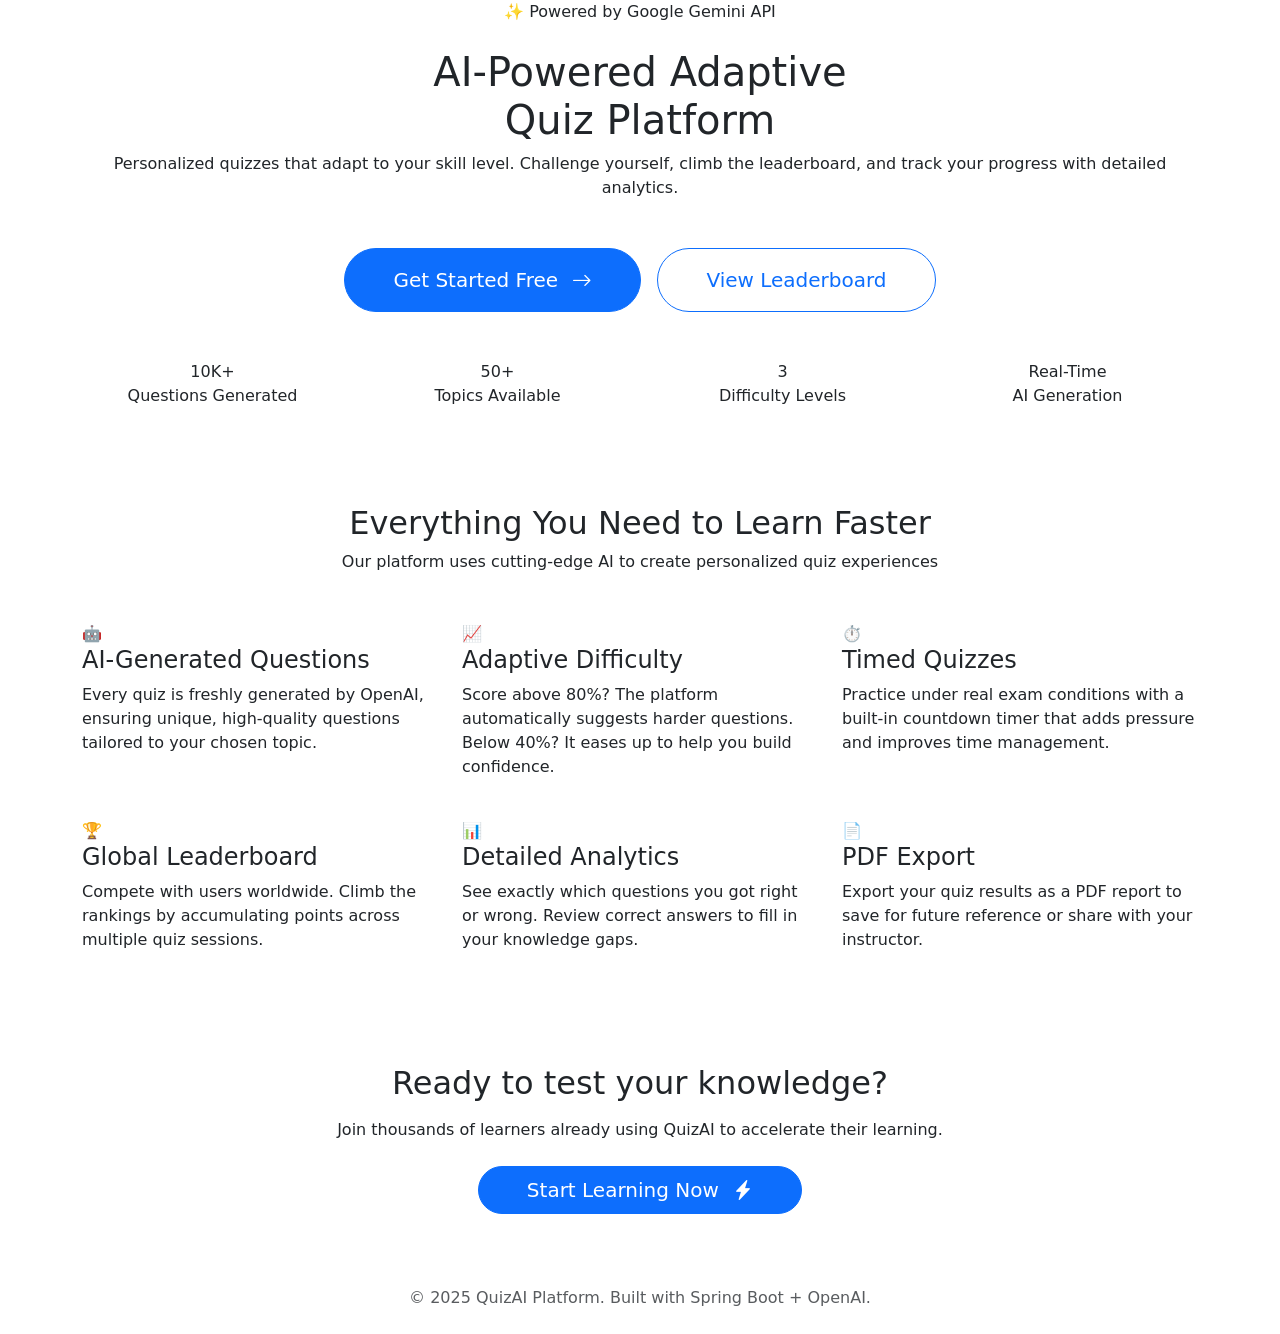
<file: src/main/resources/templates/index.html>
<!DOCTYPE html>
<html xmlns:th="http://www.thymeleaf.org" lang="en">
<head>
    <meta charset="UTF-8"/>
    <meta name="viewport" content="width=device-width, initial-scale=1.0"/>
    <title>QuizAI - AI-Powered Adaptive Quiz Platform</title>
    <link rel="stylesheet" th:href="@{/css/style.css}"/>
    <link rel="stylesheet" href="https://cdn.jsdelivr.net/npm/bootstrap@5.3.2/dist/css/bootstrap.min.css"/>
    <link rel="stylesheet" href="https://cdn.jsdelivr.net/npm/bootstrap-icons@1.11.3/font/bootstrap-icons.min.css"/>
</head>
<body>

<div th:replace="~{fragments/navbar :: navbar}"></div>

<section class="hero-section">
    <div class="container text-center">
        <div class="hero-badge mb-4">
            <span class="badge-pill">✨ Powered by Google Gemini API</span>
        </div>
        <h1 class="hero-title">
            AI-Powered Adaptive<br/><span class="text-gradient">Quiz Platform</span>
        </h1>
        <p class="hero-subtitle">
            Personalized quizzes that adapt to your skill level. Challenge yourself,
            climb the leaderboard, and track your progress with detailed analytics.
        </p>
        <div class="d-flex gap-3 justify-content-center flex-wrap mt-5">
            <a href="/register" class="btn btn-primary btn-lg px-5 py-3 rounded-pill">
                Get Started Free <i class="bi bi-arrow-right ms-2"></i>
            </a>
            <a href="/leaderboard" class="btn btn-outline-primary btn-lg px-5 py-3 rounded-pill">
                View Leaderboard
            </a>
        </div>
    </div>
</section>

<section class="stats-section py-5">
    <div class="container">
        <div class="row g-4 justify-content-center">
            <div class="col-6 col-md-3">
                <div class="stat-card text-center">
                    <div class="stat-number">10K+</div>
                    <div class="stat-label">Questions Generated</div>
                </div>
            </div>
            <div class="col-6 col-md-3">
                <div class="stat-card text-center">
                    <div class="stat-number">50+</div>
                    <div class="stat-label">Topics Available</div>
                </div>
            </div>
            <div class="col-6 col-md-3">
                <div class="stat-card text-center">
                    <div class="stat-number">3</div>
                    <div class="stat-label">Difficulty Levels</div>
                </div>
            </div>
            <div class="col-6 col-md-3">
                <div class="stat-card text-center">
                    <div class="stat-number">Real-Time</div>
                    <div class="stat-label">AI Generation</div>
                </div>
            </div>
        </div>
    </div>
</section>

<section class="features-section py-5">
    <div class="container">
        <div class="text-center mb-5">
            <h2 class="section-title">Everything You Need to Learn Faster</h2>
            <p class="section-subtitle">Our platform uses cutting-edge AI to create personalized quiz experiences</p>
        </div>
        <div class="row g-4">
            <div class="col-md-4">
                <div class="feature-card">
                    <div class="feature-icon">🤖</div>
                    <h4>AI-Generated Questions</h4>
                    <p>Every quiz is freshly generated by OpenAI, ensuring unique, high-quality questions tailored to your chosen topic.</p>
                </div>
            </div>
            <div class="col-md-4">
                <div class="feature-card">
                    <div class="feature-icon">📈</div>
                    <h4>Adaptive Difficulty</h4>
                    <p>Score above 80%? The platform automatically suggests harder questions. Below 40%? It eases up to help you build confidence.</p>
                </div>
            </div>
            <div class="col-md-4">
                <div class="feature-card">
                    <div class="feature-icon">⏱️</div>
                    <h4>Timed Quizzes</h4>
                    <p>Practice under real exam conditions with a built-in countdown timer that adds pressure and improves time management.</p>
                </div>
            </div>
            <div class="col-md-4">
                <div class="feature-card">
                    <div class="feature-icon">🏆</div>
                    <h4>Global Leaderboard</h4>
                    <p>Compete with users worldwide. Climb the rankings by accumulating points across multiple quiz sessions.</p>
                </div>
            </div>
            <div class="col-md-4">
                <div class="feature-card">
                    <div class="feature-icon">📊</div>
                    <h4>Detailed Analytics</h4>
                    <p>See exactly which questions you got right or wrong. Review correct answers to fill in your knowledge gaps.</p>
                </div>
            </div>
            <div class="col-md-4">
                <div class="feature-card">
                    <div class="feature-icon">📄</div>
                    <h4>PDF Export</h4>
                    <p>Export your quiz results as a PDF report to save for future reference or share with your instructor.</p>
                </div>
            </div>
        </div>
    </div>
</section>

<section class="cta-section py-5">
    <div class="container text-center">
        <div class="cta-card">
            <h2 class="mb-3">Ready to test your knowledge?</h2>
            <p class="mb-4">Join thousands of learners already using QuizAI to accelerate their learning.</p>
            <a href="/register" class="btn btn-primary btn-lg px-5 rounded-pill">
                Start Learning Now <i class="bi bi-lightning-charge-fill ms-2"></i>
            </a>
        </div>
    </div>
</section>

<footer class="footer py-4">
    <div class="container text-center">
        <p class="mb-0 text-muted">© 2025 QuizAI Platform. Built with Spring Boot + OpenAI.</p>
    </div>
</footer>

<script src="https://cdn.jsdelivr.net/npm/bootstrap@5.3.2/dist/js/bootstrap.bundle.min.js"></script>
<script th:src="@{/js/app.js}"></script>
</body>
</html>
</file>
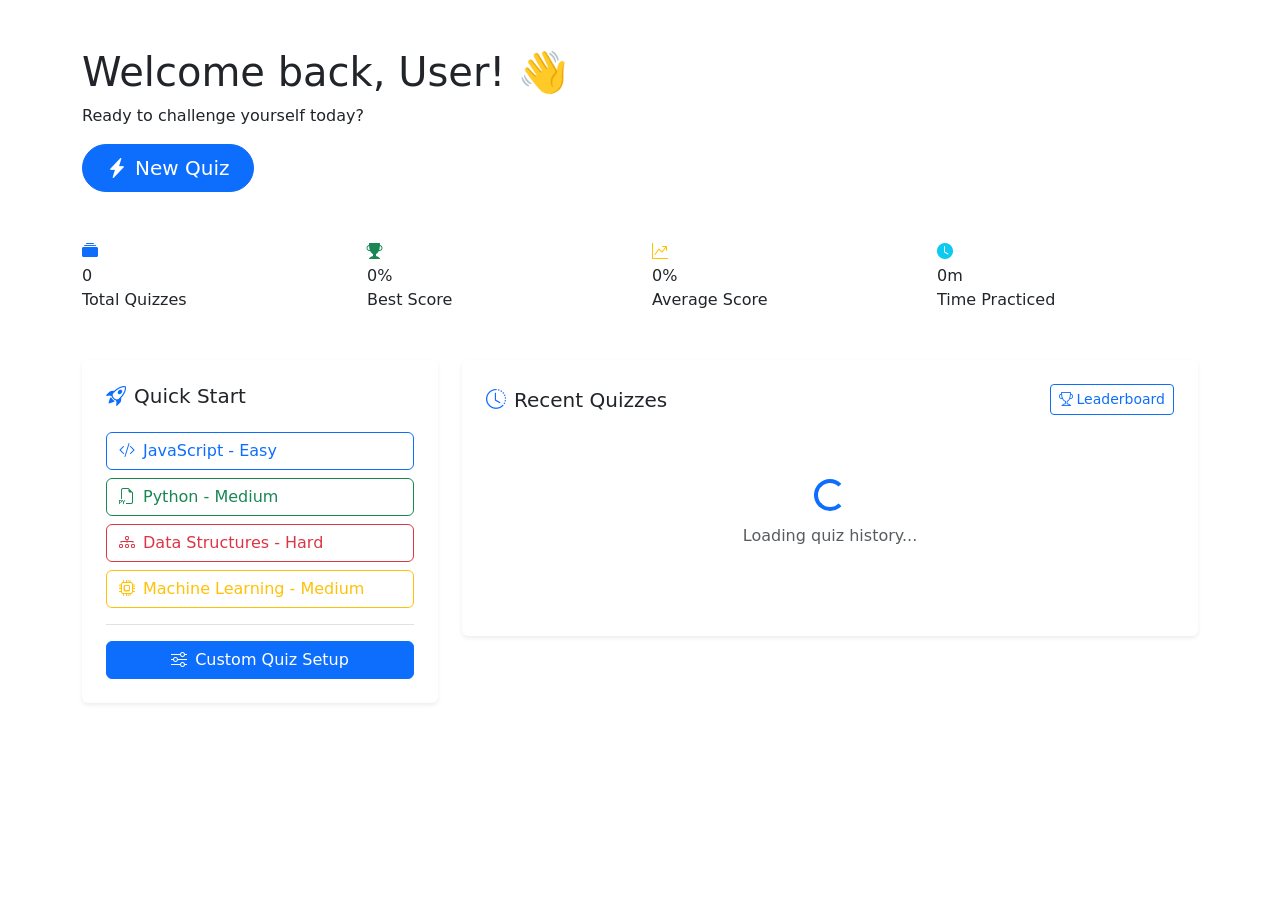
<file: src/main/resources/templates/dashboard.html>
<!DOCTYPE html>
<html xmlns:th="http://www.thymeleaf.org" lang="en">
<head>
    <meta charset="UTF-8"/>
    <meta name="viewport" content="width=device-width, initial-scale=1.0"/>
    <title>Dashboard - QuizAI</title>
    <link rel="stylesheet" th:href="@{/css/style.css}"/>
    <link rel="stylesheet" href="https://cdn.jsdelivr.net/npm/bootstrap@5.3.2/dist/css/bootstrap.min.css"/>
    <link rel="stylesheet" href="https://cdn.jsdelivr.net/npm/bootstrap-icons@1.11.3/font/bootstrap-icons.min.css"/>
</head>
<body>

<div th:replace="~{fragments/navbar :: navbar}"></div>

<div class="page-wrapper">
    <div class="container py-5">

        <!-- Welcome Header -->
        <div class="dashboard-header mb-5">
            <div>
                <h1 class="page-title">Welcome back, <span id="dashUsername">User</span>! 👋</h1>
                <p class="page-subtitle">Ready to challenge yourself today?</p>
            </div>
            <a href="/quiz/setup" class="btn btn-primary btn-lg px-4 rounded-pill">
                <i class="bi bi-lightning-charge-fill me-2"></i>New Quiz
            </a>
        </div>

        <!-- Stats Row -->
        <div class="row g-4 mb-5">
            <div class="col-6 col-md-3">
                <div class="stat-widget">
                    <div class="stat-widget-icon bg-primary-soft"><i class="bi bi-collection-fill text-primary"></i></div>
                    <div class="stat-widget-number" id="totalQuizzes">0</div>
                    <div class="stat-widget-label">Total Quizzes</div>
                </div>
            </div>
            <div class="col-6 col-md-3">
                <div class="stat-widget">
                    <div class="stat-widget-icon bg-success-soft"><i class="bi bi-trophy-fill text-success"></i></div>
                    <div class="stat-widget-number" id="bestScore">0%</div>
                    <div class="stat-widget-label">Best Score</div>
                </div>
            </div>
            <div class="col-6 col-md-3">
                <div class="stat-widget">
                    <div class="stat-widget-icon bg-warning-soft"><i class="bi bi-graph-up-arrow text-warning"></i></div>
                    <div class="stat-widget-number" id="avgScore">0%</div>
                    <div class="stat-widget-label">Average Score</div>
                </div>
            </div>
            <div class="col-6 col-md-3">
                <div class="stat-widget">
                    <div class="stat-widget-icon bg-info-soft"><i class="bi bi-clock-fill text-info"></i></div>
                    <div class="stat-widget-number" id="totalTime">0m</div>
                    <div class="stat-widget-label">Time Practiced</div>
                </div>
            </div>
        </div>

        <!-- Main Content Grid -->
        <div class="row g-4">
            <!-- Quick Start Card -->
            <div class="col-lg-4">
                <div class="card h-100 border-0 shadow-sm">
                    <div class="card-body p-4">
                        <h5 class="card-title mb-4">
                            <i class="bi bi-rocket-takeoff me-2 text-primary"></i>Quick Start
                        </h5>
                        <div class="d-grid gap-2">
                            <a href="/quiz/setup?topic=JavaScript&difficulty=easy" class="btn btn-outline-primary text-start">
                                <i class="bi bi-code-slash me-2"></i>JavaScript - Easy
                            </a>
                            <a href="/quiz/setup?topic=Python&difficulty=medium" class="btn btn-outline-success text-start">
                                <i class="bi bi-filetype-py me-2"></i>Python - Medium
                            </a>
                            <a href="/quiz/setup?topic=Data Structures&difficulty=hard" class="btn btn-outline-danger text-start">
                                <i class="bi bi-diagram-3 me-2"></i>Data Structures - Hard
                            </a>
                            <a href="/quiz/setup?topic=Machine Learning&difficulty=medium" class="btn btn-outline-warning text-start">
                                <i class="bi bi-cpu me-2"></i>Machine Learning - Medium
                            </a>
                        </div>
                        <div class="mt-3 pt-3 border-top">
                            <a href="/quiz/setup" class="btn btn-primary w-100">
                                <i class="bi bi-sliders me-2"></i>Custom Quiz Setup
                            </a>
                        </div>
                    </div>
                </div>
            </div>

            <!-- Recent History -->
            <div class="col-lg-8">
                <div class="card border-0 shadow-sm">
                    <div class="card-header bg-transparent border-0 pt-4 px-4 pb-0 d-flex justify-content-between align-items-center">
                        <h5 class="card-title mb-0">
                            <i class="bi bi-clock-history me-2 text-primary"></i>Recent Quizzes
                        </h5>
                        <a href="/leaderboard" class="btn btn-sm btn-outline-primary">
                            <i class="bi bi-trophy me-1"></i>Leaderboard
                        </a>
                    </div>
                    <div class="card-body px-4 pb-4">
                        <div id="historyLoading" class="text-center py-5">
                            <div class="spinner-border text-primary" role="status"></div>
                            <p class="mt-2 text-muted">Loading quiz history...</p>
                        </div>
                        <div id="historyEmpty" class="text-center py-5 d-none">
                            <div class="empty-icon">📝</div>
                            <h5 class="mt-3">No quizzes yet</h5>
                            <p class="text-muted">Take your first quiz to see your history here!</p>
                            <a href="/quiz/setup" class="btn btn-primary mt-2">Start a Quiz</a>
                        </div>
                        <div id="historyList" class="d-none">
                            <div class="table-responsive">
                                <table class="table table-hover align-middle">
                                    <thead class="table-light">
                                        <tr>
                                            <th>Topic</th>
                                            <th>Difficulty</th>
                                            <th>Score</th>
                                            <th>Time</th>
                                            <th>Date</th>
                                        </tr>
                                    </thead>
                                    <tbody id="historyTableBody"></tbody>
                                </table>
                            </div>
                        </div>
                    </div>
                </div>
            </div>
        </div>

    </div>
</div>

<script src="https://cdn.jsdelivr.net/npm/bootstrap@5.3.2/dist/js/bootstrap.bundle.min.js"></script>
<script th:src="@{/js/app.js}"></script>
<script th:src="@{/js/dashboard.js}"></script>
</body>
</html>
</file>
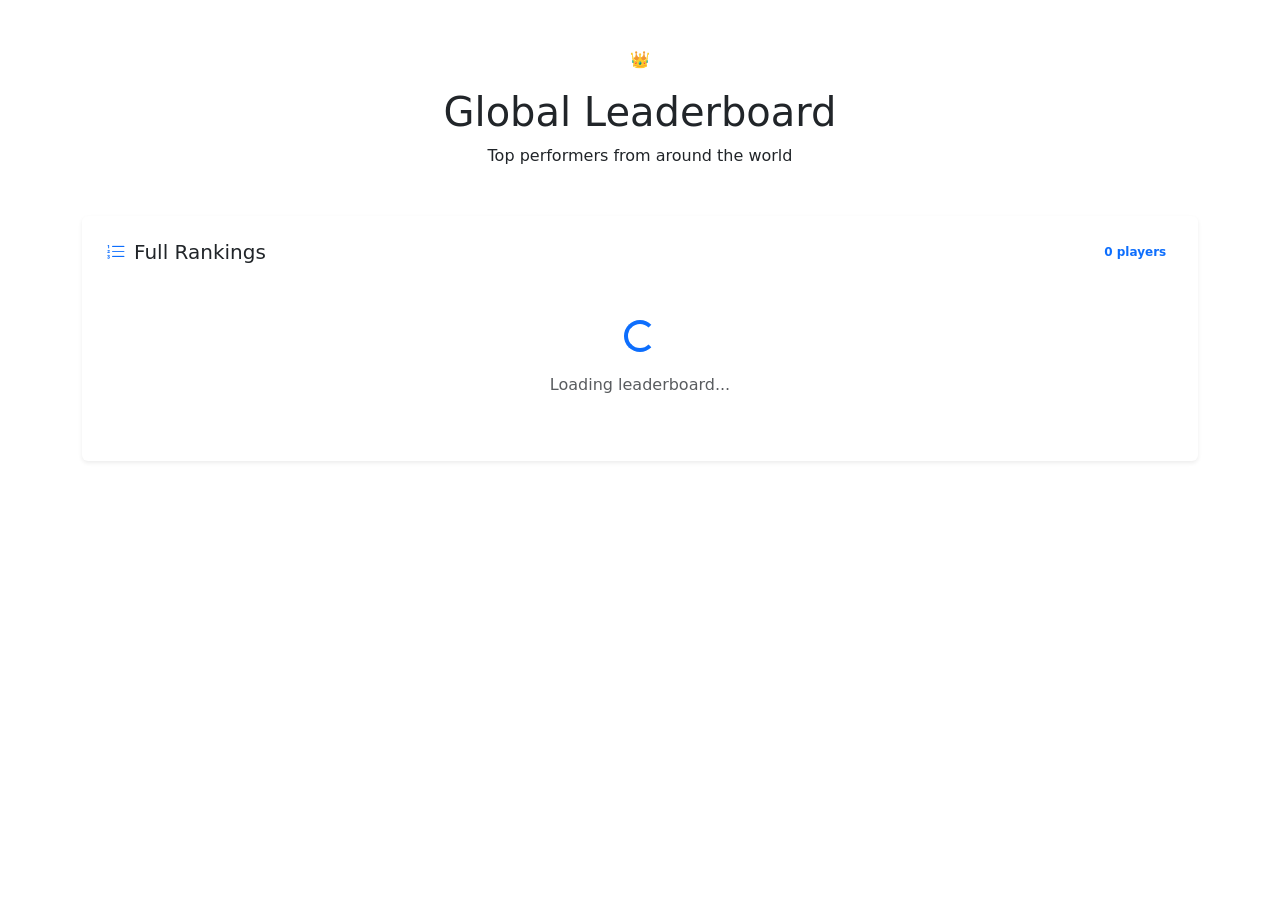
<file: src/main/resources/templates/leaderboard.html>
<!DOCTYPE html>
<html xmlns:th="http://www.thymeleaf.org" lang="en">
<head>
    <meta charset="UTF-8"/>
    <meta name="viewport" content="width=device-width, initial-scale=1.0"/>
    <title>Leaderboard - QuizAI</title>
    <link rel="stylesheet" th:href="@{/css/style.css}"/>
    <link rel="stylesheet" href="https://cdn.jsdelivr.net/npm/bootstrap@5.3.2/dist/css/bootstrap.min.css"/>
    <link rel="stylesheet" href="https://cdn.jsdelivr.net/npm/bootstrap-icons@1.11.3/font/bootstrap-icons.min.css"/>
</head>
<body>

<div th:replace="~{fragments/navbar :: navbar}"></div>

<div class="page-wrapper">
    <div class="container py-5">

        <!-- Header -->
        <div class="text-center mb-5">
            <div class="leaderboard-crown">👑</div>
            <h1 class="page-title mt-3">Global Leaderboard</h1>
            <p class="page-subtitle">Top performers from around the world</p>
        </div>

        <!-- Top 3 Podium -->
        <div class="podium-row mb-5" id="podiumSection">
            <!-- Populated by JS -->
        </div>

        <!-- Full Table -->
        <div class="card border-0 shadow-sm">
            <div class="card-header bg-transparent border-0 pt-4 px-4 d-flex justify-content-between align-items-center">
                <h5 class="mb-0">
                    <i class="bi bi-list-ol me-2 text-primary"></i>Full Rankings
                </h5>
                <span class="badge bg-primary-soft text-primary" id="totalPlayers">0 players</span>
            </div>
            <div class="card-body p-0">
                <div id="leaderboardLoading" class="text-center py-5">
                    <div class="spinner-border text-primary" role="status"></div>
                    <p class="mt-3 text-muted">Loading leaderboard...</p>
                </div>
                <div id="leaderboardEmpty" class="text-center py-5 d-none">
                    <div class="empty-icon">🏆</div>
                    <h5 class="mt-3">No rankings yet</h5>
                    <p class="text-muted">Be the first to take a quiz and claim the top spot!</p>
                    <a href="/quiz/setup" class="btn btn-primary mt-2">Take a Quiz</a>
                </div>
                <div id="leaderboardTable" class="d-none">
                    <div class="table-responsive">
                        <table class="table table-hover align-middle mb-0">
                            <thead class="table-light">
                                <tr>
                                    <th class="ps-4">Rank</th>
                                    <th>Player</th>
                                    <th>Total Score</th>
                                    <th>Quizzes</th>
                                    <th class="pe-4">Avg Score</th>
                                </tr>
                            </thead>
                            <tbody id="leaderboardBody"></tbody>
                        </table>
                    </div>
                </div>
            </div>
        </div>

        <!-- Your stats -->
        <div class="mt-4" id="myRankCard" style="display:none;">
            <div class="card border-primary border-2">
                <div class="card-body d-flex align-items-center justify-content-between p-4">
                    <div>
                        <span class="badge bg-primary mb-1">Your Rank</span>
                        <h5 class="mb-0" id="myRankText">—</h5>
                    </div>
                    <a href="/quiz/setup" class="btn btn-primary">
                        <i class="bi bi-lightning-charge-fill me-2"></i>Improve Rank
                    </a>
                </div>
            </div>
        </div>

    </div>
</div>

<script src="https://cdn.jsdelivr.net/npm/bootstrap@5.3.2/dist/js/bootstrap.bundle.min.js"></script>
<script th:src="@{/js/app.js}"></script>
<script th:src="@{/js/leaderboard.js}"></script>
</body>
</html>
</file>
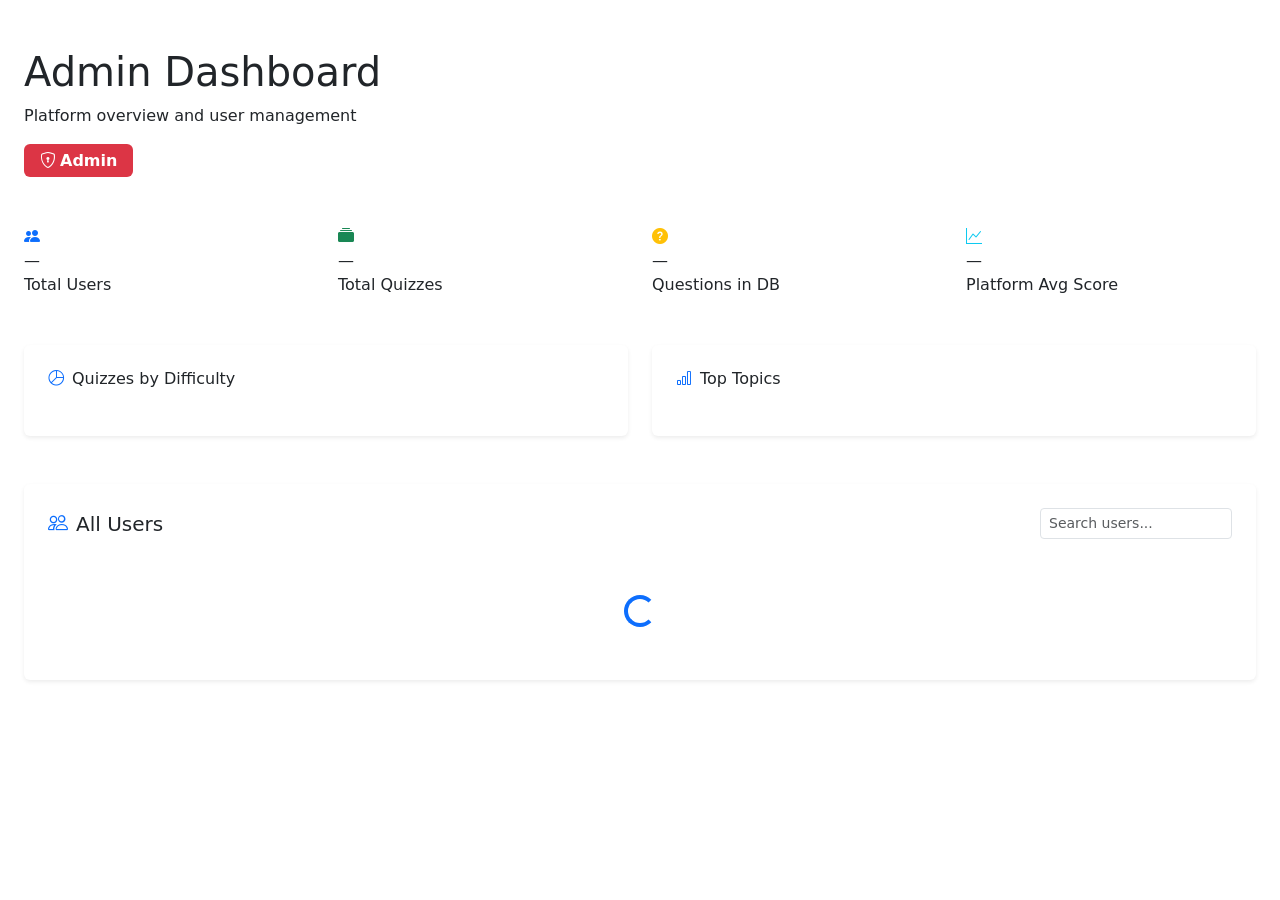
<file: src/main/resources/templates/admin/dashboard.html>
<!DOCTYPE html>
<html xmlns:th="http://www.thymeleaf.org" lang="en">
<head>
    <meta charset="UTF-8"/>
    <meta name="viewport" content="width=device-width, initial-scale=1.0"/>
    <title>Admin Dashboard - QuizAI</title>
    <link rel="stylesheet" th:href="@{/css/style.css}"/>
    <link rel="stylesheet" href="https://cdn.jsdelivr.net/npm/bootstrap@5.3.2/dist/css/bootstrap.min.css"/>
    <link rel="stylesheet" href="https://cdn.jsdelivr.net/npm/bootstrap-icons@1.11.3/font/bootstrap-icons.min.css"/>
</head>
<body>

<div th:replace="~{fragments/navbar :: navbar}"></div>

<div class="page-wrapper">
    <div class="container-fluid py-5 px-4">

        <!-- Header -->
        <div class="dashboard-header mb-5">
            <div>
                <h1 class="page-title">Admin Dashboard</h1>
                <p class="page-subtitle">Platform overview and user management</p>
            </div>
            <span class="badge bg-danger fs-6 px-3 py-2">
                <i class="bi bi-shield-lock me-1"></i>Admin
            </span>
        </div>

        <!-- Alert -->
        <div id="alertBox" class="alert d-none mb-4" role="alert"></div>

        <!-- Stats Row -->
        <div class="row g-4 mb-5">
            <div class="col-6 col-xl-3">
                <div class="stat-widget">
                    <div class="stat-widget-icon bg-primary-soft"><i class="bi bi-people-fill text-primary"></i></div>
                    <div class="stat-widget-number" id="totalUsers">—</div>
                    <div class="stat-widget-label">Total Users</div>
                </div>
            </div>
            <div class="col-6 col-xl-3">
                <div class="stat-widget">
                    <div class="stat-widget-icon bg-success-soft"><i class="bi bi-collection-fill text-success"></i></div>
                    <div class="stat-widget-number" id="totalQuizzes">—</div>
                    <div class="stat-widget-label">Total Quizzes</div>
                </div>
            </div>
            <div class="col-6 col-xl-3">
                <div class="stat-widget">
                    <div class="stat-widget-icon bg-warning-soft"><i class="bi bi-question-circle-fill text-warning"></i></div>
                    <div class="stat-widget-number" id="totalQuestions">—</div>
                    <div class="stat-widget-label">Questions in DB</div>
                </div>
            </div>
            <div class="col-6 col-xl-3">
                <div class="stat-widget">
                    <div class="stat-widget-icon bg-info-soft"><i class="bi bi-graph-up text-info"></i></div>
                    <div class="stat-widget-number" id="avgScore">—</div>
                    <div class="stat-widget-label">Platform Avg Score</div>
                </div>
            </div>
        </div>

        <!-- Charts Row -->
        <div class="row g-4 mb-5">
            <div class="col-md-6">
                <div class="card border-0 shadow-sm h-100">
                    <div class="card-header bg-transparent border-0 pt-4 px-4 pb-0">
                        <h6 class="card-title mb-0">
                            <i class="bi bi-pie-chart me-2 text-primary"></i>Quizzes by Difficulty
                        </h6>
                    </div>
                    <div class="card-body p-4">
                        <div id="difficultyChartContainer"></div>
                    </div>
                </div>
            </div>
            <div class="col-md-6">
                <div class="card border-0 shadow-sm h-100">
                    <div class="card-header bg-transparent border-0 pt-4 px-4 pb-0">
                        <h6 class="card-title mb-0">
                            <i class="bi bi-bar-chart me-2 text-primary"></i>Top Topics
                        </h6>
                    </div>
                    <div class="card-body p-4">
                        <div id="topicChartContainer"></div>
                    </div>
                </div>
            </div>
        </div>

        <!-- Users Table -->
        <div class="card border-0 shadow-sm">
            <div class="card-header bg-transparent border-0 pt-4 px-4 d-flex justify-content-between align-items-center">
                <h5 class="mb-0">
                    <i class="bi bi-people me-2 text-primary"></i>All Users
                </h5>
                <div class="d-flex gap-2">
                    <input type="text" class="form-control form-control-sm" id="userSearch"
                           placeholder="Search users..." oninput="filterUsers(this.value)"/>
                </div>
            </div>
            <div class="card-body p-0">
                <div id="usersLoading" class="text-center py-5">
                    <div class="spinner-border text-primary" role="status"></div>
                </div>
                <div id="usersTable" class="d-none">
                    <div class="table-responsive">
                        <table class="table table-hover align-middle mb-0">
                            <thead class="table-light">
                                <tr>
                                    <th class="ps-4">ID</th>
                                    <th>Username</th>
                                    <th>Email</th>
                                    <th>Role</th>
                                    <th>Joined</th>
                                    <th class="pe-4">Actions</th>
                                </tr>
                            </thead>
                            <tbody id="usersTableBody"></tbody>
                        </table>
                    </div>
                </div>
            </div>
        </div>

    </div>
</div>

<!-- Delete Confirm Modal -->
<div class="modal fade" id="deleteModal" tabindex="-1">
    <div class="modal-dialog modal-dialog-centered">
        <div class="modal-content">
            <div class="modal-header border-0">
                <h5 class="modal-title">Confirm Delete</h5>
                <button type="button" class="btn-close" data-bs-dismiss="modal"></button>
            </div>
            <div class="modal-body">
                <p>Are you sure you want to delete user <strong id="deleteUsername"></strong>?</p>
                <p class="text-danger mb-0"><small>This will permanently delete all their quiz data.</small></p>
            </div>
            <div class="modal-footer border-0">
                <button type="button" class="btn btn-secondary" data-bs-dismiss="modal">Cancel</button>
                <button type="button" class="btn btn-danger" id="confirmDeleteBtn">Delete User</button>
            </div>
        </div>
    </div>
</div>

<script src="https://cdn.jsdelivr.net/npm/bootstrap@5.3.2/dist/js/bootstrap.bundle.min.js"></script>
<script th:src="@{/js/app.js}"></script>
<script th:src="@{/js/admin.js}"></script>
</body>
</html>
</file>
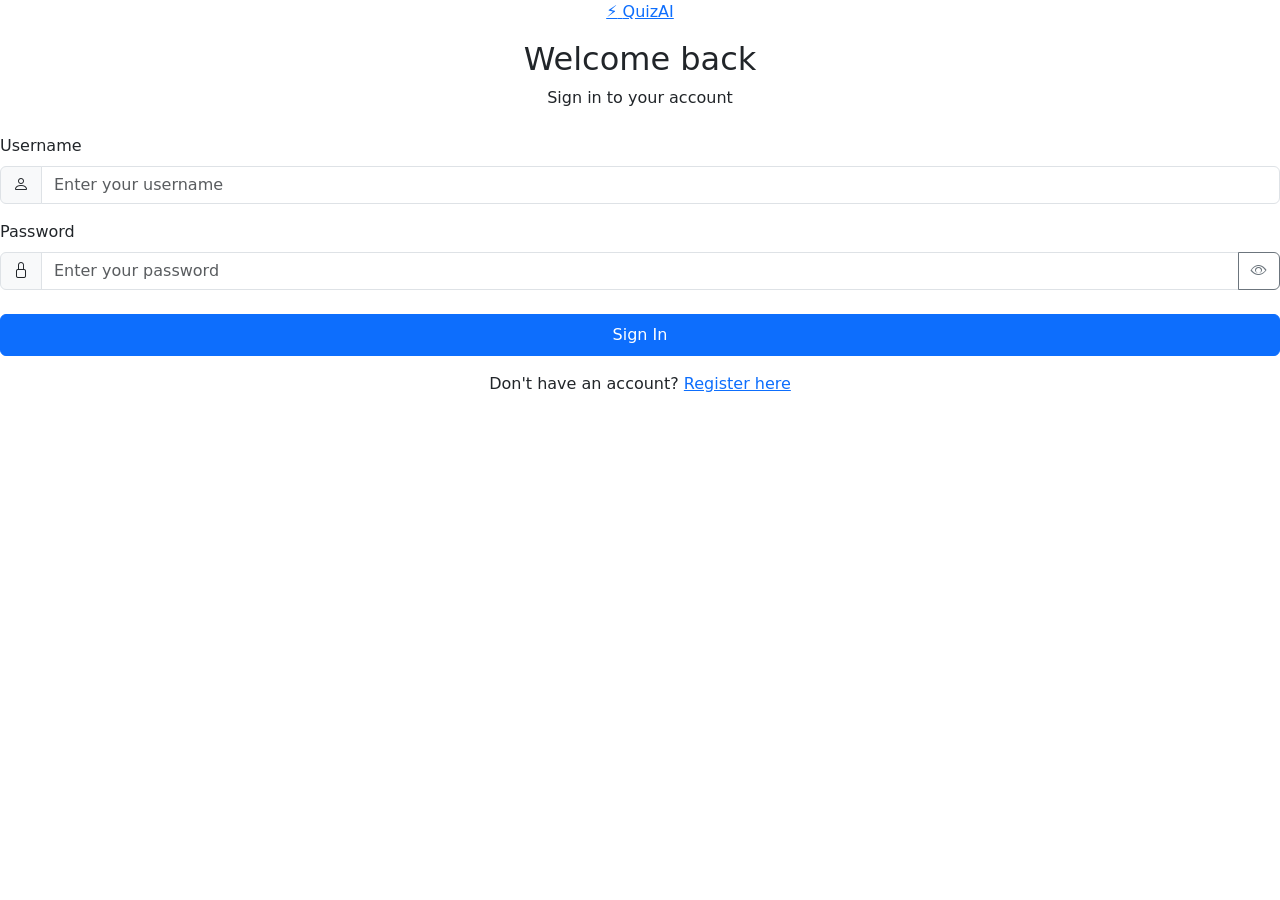
<file: src/main/resources/templates/auth/login.html>
<!DOCTYPE html>
<html xmlns:th="http://www.thymeleaf.org" lang="en">
<head>
    <meta charset="UTF-8"/>
    <meta name="viewport" content="width=device-width, initial-scale=1.0"/>
    <title>Login - QuizAI</title>
    <link rel="stylesheet" th:href="@{/css/style.css}"/>
    <link rel="stylesheet" href="https://cdn.jsdelivr.net/npm/bootstrap@5.3.2/dist/css/bootstrap.min.css"/>
    <link rel="stylesheet" href="https://cdn.jsdelivr.net/npm/bootstrap-icons@1.11.3/font/bootstrap-icons.min.css"/>
</head>
<body class="auth-page">

<div class="auth-container">
    <div class="auth-card">
        <!-- Logo -->
        <div class="text-center mb-4">
            <a href="/" class="brand-link">
                <span class="brand-icon-lg">⚡</span>
                <span class="brand-name">QuizAI</span>
            </a>
            <h2 class="auth-title mt-3">Welcome back</h2>
            <p class="auth-subtitle">Sign in to your account</p>
        </div>

        <!-- Alert -->
        <div id="alertBox" class="alert d-none" role="alert"></div>

        <!-- Form -->
        <form id="loginForm" novalidate>
            <div class="mb-3">
                <label class="form-label" for="username">Username</label>
                <div class="input-group">
                    <span class="input-group-text"><i class="bi bi-person"></i></span>
                    <input type="text" class="form-control" id="username"
                           placeholder="Enter your username" required/>
                </div>
            </div>
            <div class="mb-4">
                <label class="form-label" for="password">Password</label>
                <div class="input-group">
                    <span class="input-group-text"><i class="bi bi-lock"></i></span>
                    <input type="password" class="form-control" id="password"
                           placeholder="Enter your password" required/>
                    <button class="btn btn-outline-secondary" type="button" id="togglePassword">
                        <i class="bi bi-eye"></i>
                    </button>
                </div>
            </div>
            <button type="submit" class="btn btn-primary w-100 py-2 mb-3" id="loginBtn">
                <span id="loginText">Sign In</span>
                <span id="loginSpinner" class="spinner-border spinner-border-sm d-none" role="status"></span>
            </button>
        </form>

        <div class="text-center">
            <p class="mb-0">Don't have an account? <a href="/register" class="auth-link">Register here</a></p>
        </div>
    </div>
</div>

<script src="https://cdn.jsdelivr.net/npm/bootstrap@5.3.2/dist/js/bootstrap.bundle.min.js"></script>
<script th:src="@{/js/app.js}"></script>
<script th:src="@{/js/auth.js}"></script>
</body>
</html>
</file>
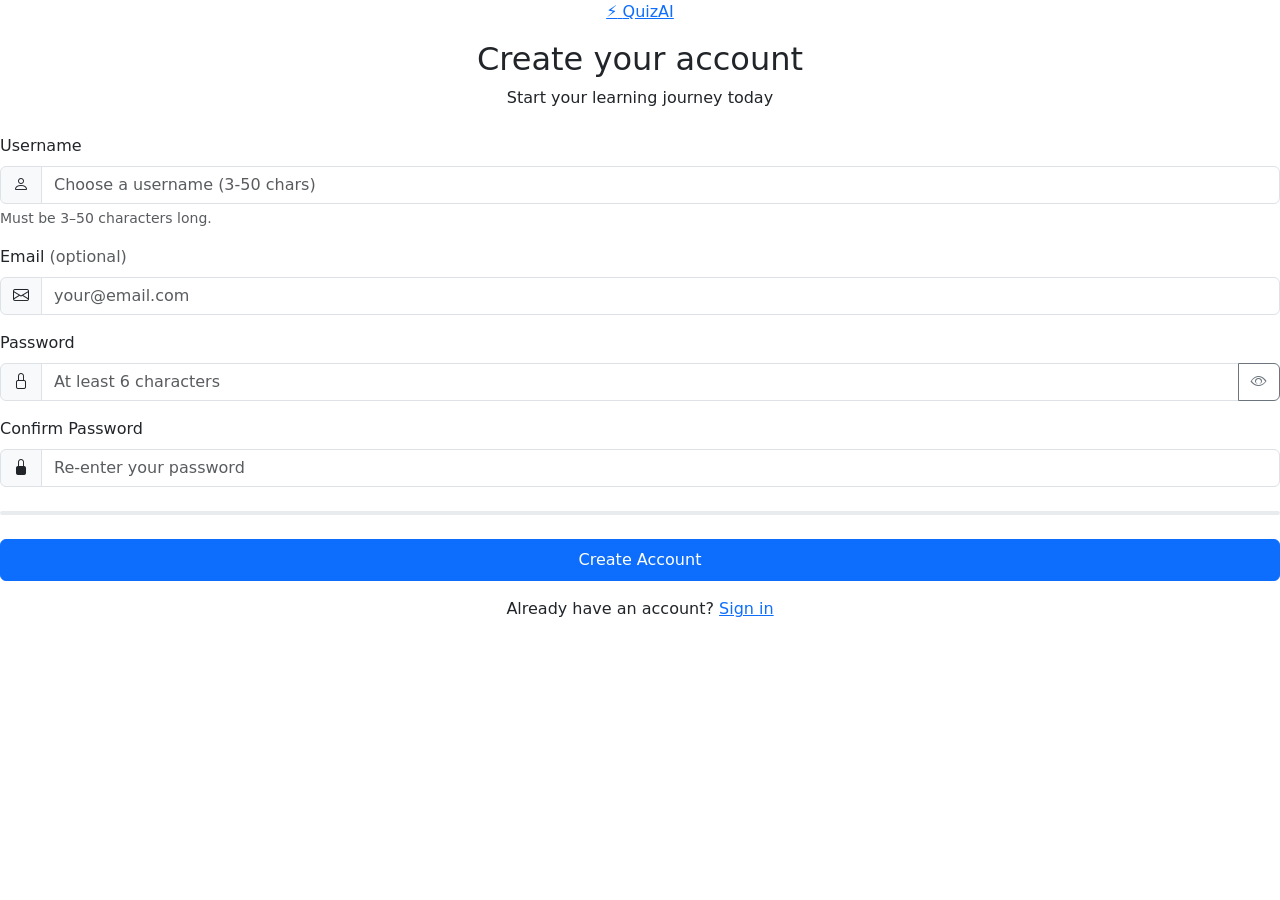
<file: src/main/resources/templates/auth/register.html>
<!DOCTYPE html>
<html xmlns:th="http://www.thymeleaf.org" lang="en">
<head>
    <meta charset="UTF-8"/>
    <meta name="viewport" content="width=device-width, initial-scale=1.0"/>
    <title>Register - QuizAI</title>
    <link rel="stylesheet" th:href="@{/css/style.css}"/>
    <link rel="stylesheet" href="https://cdn.jsdelivr.net/npm/bootstrap@5.3.2/dist/css/bootstrap.min.css"/>
    <link rel="stylesheet" href="https://cdn.jsdelivr.net/npm/bootstrap-icons@1.11.3/font/bootstrap-icons.min.css"/>
</head>
<body class="auth-page">

<div class="auth-container">
    <div class="auth-card">
        <!-- Logo -->
        <div class="text-center mb-4">
            <a href="/" class="brand-link">
                <span class="brand-icon-lg">⚡</span>
                <span class="brand-name">QuizAI</span>
            </a>
            <h2 class="auth-title mt-3">Create your account</h2>
            <p class="auth-subtitle">Start your learning journey today</p>
        </div>

        <!-- Alert -->
        <div id="alertBox" class="alert d-none" role="alert"></div>

        <!-- Form -->
        <form id="registerForm" novalidate>
            <div class="mb-3">
                <label class="form-label" for="username">Username</label>
                <div class="input-group">
                    <span class="input-group-text"><i class="bi bi-person"></i></span>
                    <input type="text" class="form-control" id="username"
                           placeholder="Choose a username (3-50 chars)" required minlength="3"/>
                </div>
                <div class="form-text">Must be 3–50 characters long.</div>
            </div>
            <div class="mb-3">
                <label class="form-label" for="email">Email <span class="text-muted">(optional)</span></label>
                <div class="input-group">
                    <span class="input-group-text"><i class="bi bi-envelope"></i></span>
                    <input type="email" class="form-control" id="email" placeholder="your@email.com"/>
                </div>
            </div>
            <div class="mb-3">
                <label class="form-label" for="password">Password</label>
                <div class="input-group">
                    <span class="input-group-text"><i class="bi bi-lock"></i></span>
                    <input type="password" class="form-control" id="password"
                           placeholder="At least 6 characters" required minlength="6"/>
                    <button class="btn btn-outline-secondary" type="button" id="togglePassword">
                        <i class="bi bi-eye"></i>
                    </button>
                </div>
            </div>
            <div class="mb-4">
                <label class="form-label" for="confirmPassword">Confirm Password</label>
                <div class="input-group">
                    <span class="input-group-text"><i class="bi bi-lock-fill"></i></span>
                    <input type="password" class="form-control" id="confirmPassword"
                           placeholder="Re-enter your password" required/>
                </div>
            </div>

            <!-- Password strength bar -->
            <div class="mb-4">
                <div class="progress" style="height:4px;">
                    <div id="strengthBar" class="progress-bar" style="width:0%"></div>
                </div>
                <small id="strengthLabel" class="text-muted"></small>
            </div>

            <button type="submit" class="btn btn-primary w-100 py-2 mb-3" id="registerBtn">
                <span id="registerText">Create Account</span>
                <span id="registerSpinner" class="spinner-border spinner-border-sm d-none" role="status"></span>
            </button>
        </form>

        <div class="text-center">
            <p class="mb-0">Already have an account? <a href="/login" class="auth-link">Sign in</a></p>
        </div>
    </div>
</div>

<script src="https://cdn.jsdelivr.net/npm/bootstrap@5.3.2/dist/js/bootstrap.bundle.min.js"></script>
<script th:src="@{/js/app.js}"></script>
<script th:src="@{/js/auth.js}"></script>
</body>
</html>
</file>
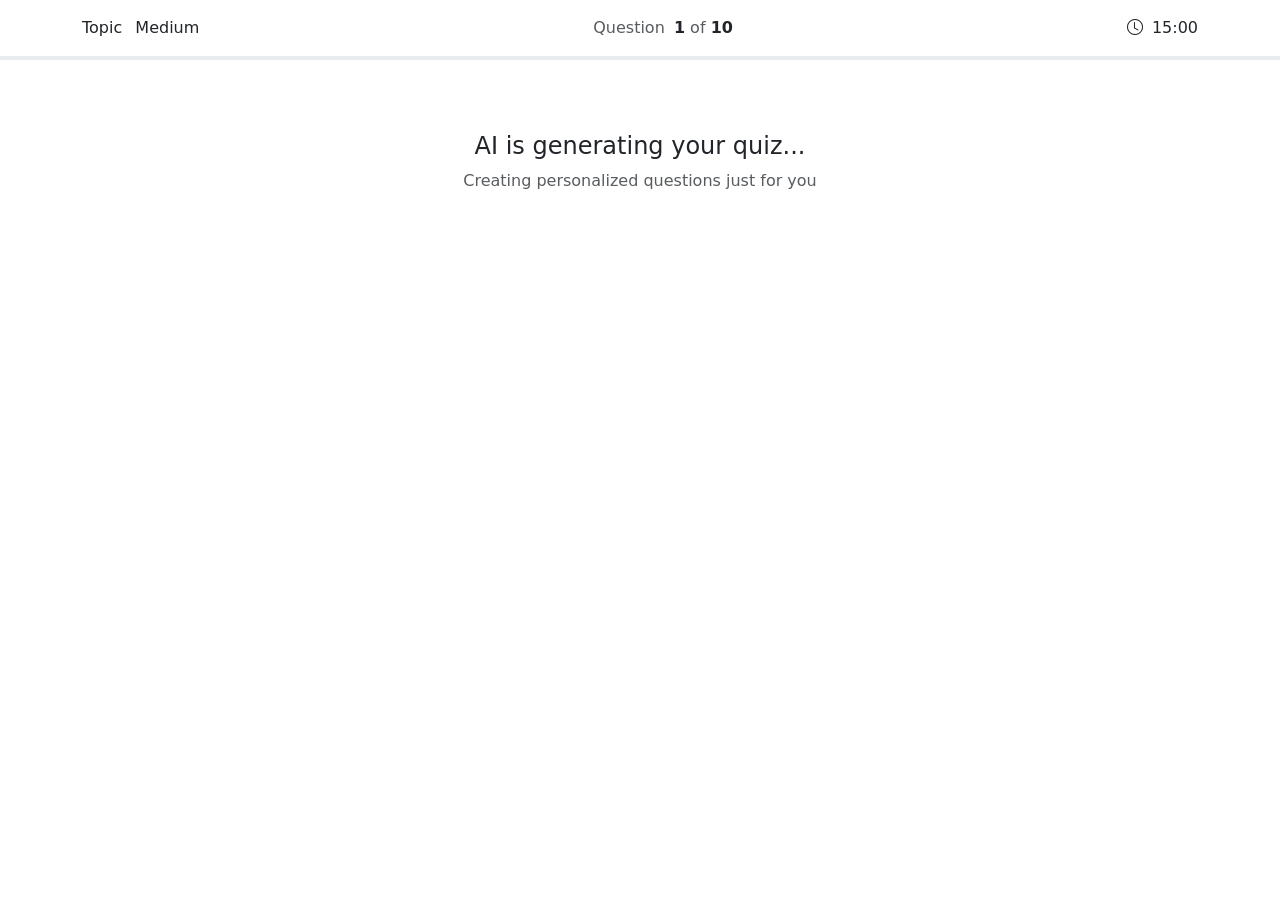
<file: src/main/resources/templates/quiz/session.html>
<!DOCTYPE html>
<html xmlns:th="http://www.thymeleaf.org" lang="en">
<head>
    <meta charset="UTF-8"/>
    <meta name="viewport" content="width=device-width, initial-scale=1.0"/>
    <title>Quiz Session - QuizAI</title>
    <link rel="stylesheet" th:href="@{/css/style.css}"/>
    <link rel="stylesheet" href="https://cdn.jsdelivr.net/npm/bootstrap@5.3.2/dist/css/bootstrap.min.css"/>
    <link rel="stylesheet" href="https://cdn.jsdelivr.net/npm/bootstrap-icons@1.11.3/font/bootstrap-icons.min.css"/>
</head>
<body class="quiz-body">

<!-- Quiz Header Bar -->
<div class="quiz-header">
    <div class="container d-flex align-items-center justify-content-between py-3">
        <div class="quiz-meta">
            <span class="quiz-topic-badge" id="sessionTopic">Topic</span>
            <span class="quiz-diff-badge ms-2" id="sessionDifficulty">Medium</span>
        </div>
        <div class="quiz-progress-info">
            <span class="text-muted">Question</span>
            <span class="fw-bold ms-1" id="currentQNum">1</span>
            <span class="text-muted"> of </span>
            <span class="fw-bold" id="totalQNum">10</span>
        </div>
        <div class="quiz-timer" id="timerDisplay">
            <i class="bi bi-clock me-1"></i>
            <span id="timerText">15:00</span>
        </div>
    </div>
    <!-- Progress Bar -->
    <div class="progress quiz-progress-bar" style="height:4px; border-radius:0;">
        <div class="progress-bar bg-primary" id="progressBar" style="width:0%;transition:width 0.3s ease;"></div>
    </div>
</div>

<div class="container quiz-content">
    <!-- Loading State -->
    <div id="loadingState" class="text-center py-5">
        <div class="ai-loading-animation mb-4">
            <div class="ai-dot"></div><div class="ai-dot"></div><div class="ai-dot"></div>
        </div>
        <h4 class="mb-2">AI is generating your quiz...</h4>
        <p class="text-muted">Creating personalized questions just for you</p>
    </div>

    <!-- Question Card -->
    <div id="questionCard" class="d-none">
        <div class="question-card">
            <div class="question-number">Question <span id="qNumber">1</span></div>
            <h3 class="question-text" id="questionText">Loading question...</h3>
        </div>

        <!-- Options -->
        <div class="options-grid mt-4" id="optionsContainer">
            <div class="option-btn" id="optA" onclick="selectAnswer('A')">
                <span class="option-letter">A</span>
                <span class="option-text" id="optAText"></span>
            </div>
            <div class="option-btn" id="optB" onclick="selectAnswer('B')">
                <span class="option-letter">B</span>
                <span class="option-text" id="optBText"></span>
            </div>
            <div class="option-btn" id="optC" onclick="selectAnswer('C')">
                <span class="option-letter">C</span>
                <span class="option-text" id="optCText"></span>
            </div>
            <div class="option-btn" id="optD" onclick="selectAnswer('D')">
                <span class="option-letter">D</span>
                <span class="option-text" id="optDText"></span>
            </div>
        </div>

        <!-- Navigation -->
        <div class="quiz-nav mt-4">
            <button class="btn btn-outline-secondary px-4" id="prevBtn" onclick="prevQuestion()" disabled>
                <i class="bi bi-chevron-left me-1"></i>Previous
            </button>
            <div class="quiz-dots" id="questionDots"></div>
            <button class="btn btn-primary px-4" id="nextBtn" onclick="nextQuestion()">
                Next <i class="bi bi-chevron-right ms-1"></i>
            </button>
        </div>

        <!-- Submit Button (hidden until last question) -->
        <div class="text-center mt-4" id="submitSection" style="display:none!important;">
            <button class="btn btn-success btn-lg px-5 rounded-pill" id="submitBtn" onclick="submitQuiz()">
                <i class="bi bi-check-circle me-2"></i>Submit Quiz
                <span id="submitSpinner" class="spinner-border spinner-border-sm d-none ms-2" role="status"></span>
            </button>
        </div>
    </div>

    <!-- Time's Up Modal -->
    <div class="modal fade" id="timeUpModal" tabindex="-1" data-bs-backdrop="static">
        <div class="modal-dialog modal-dialog-centered">
            <div class="modal-content">
                <div class="modal-body text-center p-5">
                    <div class="modal-icon mb-3">⏰</div>
                    <h4 class="mb-2">Time's Up!</h4>
                    <p class="text-muted mb-4">Your time has expired. Submitting your current answers...</p>
                    <div class="spinner-border text-primary" role="status"></div>
                </div>
            </div>
        </div>
    </div>
</div>

<script src="https://cdn.jsdelivr.net/npm/bootstrap@5.3.2/dist/js/bootstrap.bundle.min.js"></script>
<script th:src="@{/js/app.js}"></script>
<script th:src="@{/js/quiz.js}"></script>
</body>
</html>
</file>
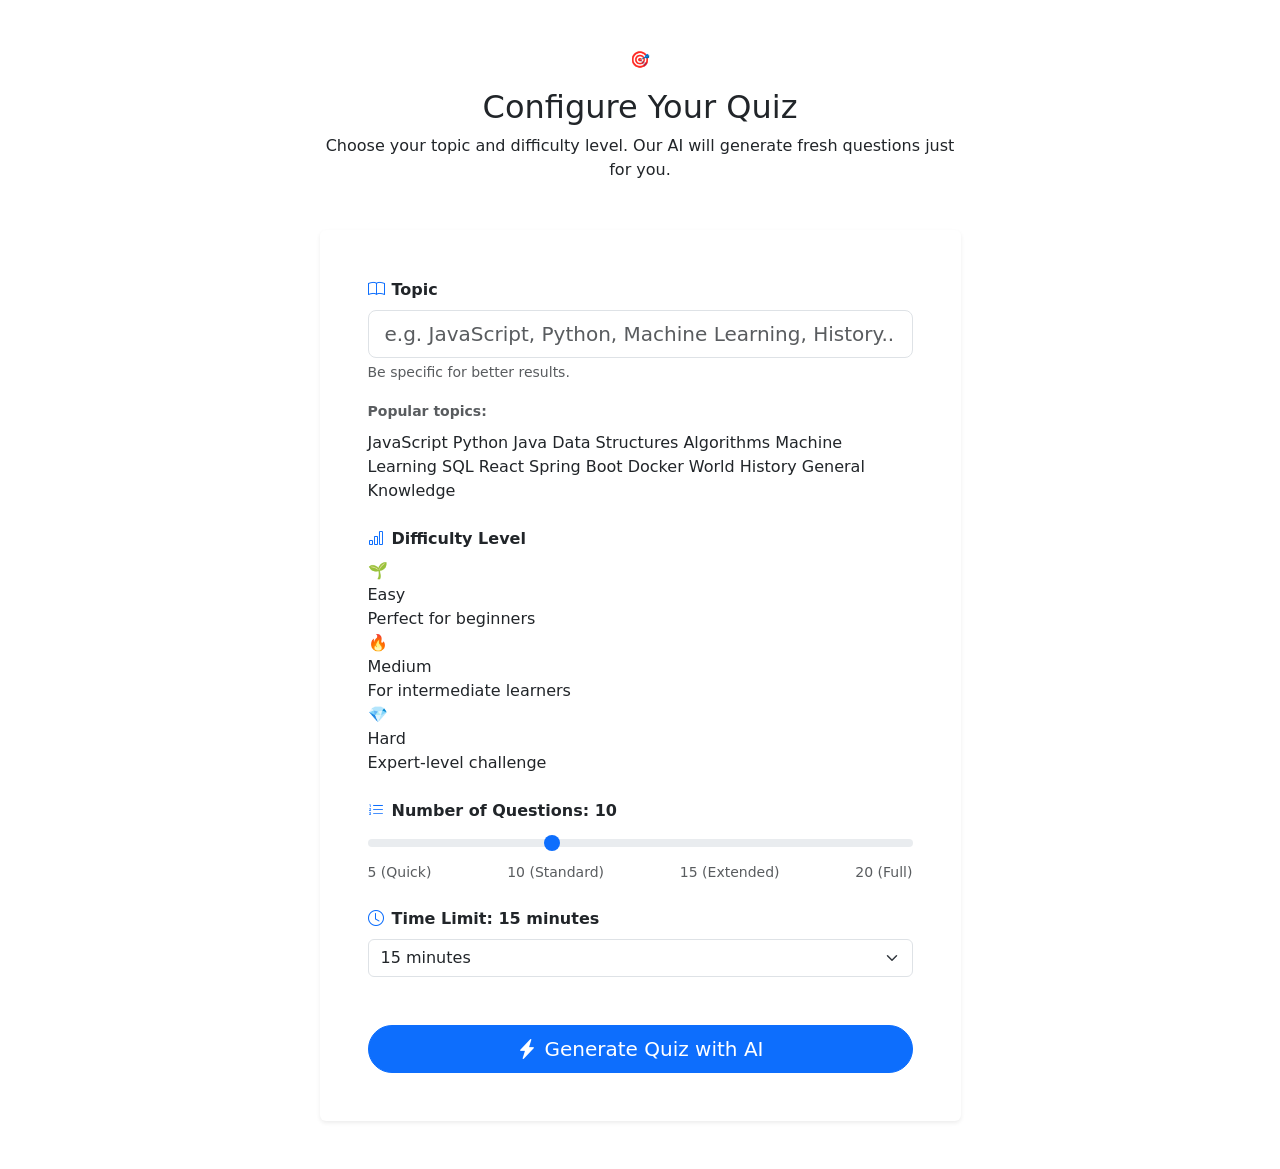
<file: src/main/resources/templates/quiz/setup.html>
<!DOCTYPE html>
<html xmlns:th="http://www.thymeleaf.org" lang="en">
<head>
    <meta charset="UTF-8"/>
    <meta name="viewport" content="width=device-width, initial-scale=1.0"/>
    <title>Setup Quiz - QuizAI</title>
    <link rel="stylesheet" th:href="@{/css/style.css}"/>
    <link rel="stylesheet" href="https://cdn.jsdelivr.net/npm/bootstrap@5.3.2/dist/css/bootstrap.min.css"/>
    <link rel="stylesheet" href="https://cdn.jsdelivr.net/npm/bootstrap-icons@1.11.3/font/bootstrap-icons.min.css"/>
</head>
<body>

<div th:replace="~{fragments/navbar :: navbar}"></div>

<div class="page-wrapper">
    <div class="container py-5">
        <div class="row justify-content-center">
            <div class="col-lg-7">

                <!-- Header -->
                <div class="text-center mb-5">
                    <div class="setup-icon">🎯</div>
                    <h2 class="page-title mt-3">Configure Your Quiz</h2>
                    <p class="page-subtitle">Choose your topic and difficulty level. Our AI will generate fresh questions just for you.</p>
                </div>

                <!-- Alert -->
                <div id="alertBox" class="alert d-none mb-4" role="alert"></div>

                <!-- Setup Card -->
                <div class="card border-0 shadow-sm">
                    <div class="card-body p-4 p-md-5">
                        <form id="quizSetupForm">

                            <!-- Topic -->
                            <div class="mb-4">
                                <label class="form-label fw-semibold">
                                    <i class="bi bi-book me-2 text-primary"></i>Topic
                                </label>
                                <input type="text" class="form-control form-control-lg" id="topicInput"
                                       placeholder="e.g. JavaScript, Python, Machine Learning, History..."
                                       required/>
                                <div class="form-text">Be specific for better results.</div>

                                <!-- Suggested Topics -->
                                <div class="mt-3">
                                    <small class="text-muted fw-semibold">Popular topics:</small>
                                    <div class="topic-tags mt-2">
                                        <span class="topic-tag" onclick="setTopic('JavaScript')">JavaScript</span>
                                        <span class="topic-tag" onclick="setTopic('Python')">Python</span>
                                        <span class="topic-tag" onclick="setTopic('Java')">Java</span>
                                        <span class="topic-tag" onclick="setTopic('Data Structures')">Data Structures</span>
                                        <span class="topic-tag" onclick="setTopic('Algorithms')">Algorithms</span>
                                        <span class="topic-tag" onclick="setTopic('Machine Learning')">Machine Learning</span>
                                        <span class="topic-tag" onclick="setTopic('SQL')">SQL</span>
                                        <span class="topic-tag" onclick="setTopic('React')">React</span>
                                        <span class="topic-tag" onclick="setTopic('Spring Boot')">Spring Boot</span>
                                        <span class="topic-tag" onclick="setTopic('Docker')">Docker</span>
                                        <span class="topic-tag" onclick="setTopic('World History')">World History</span>
                                        <span class="topic-tag" onclick="setTopic('General Knowledge')">General Knowledge</span>
                                    </div>
                                </div>
                            </div>

                            <!-- Difficulty -->
                            <div class="mb-4">
                                <label class="form-label fw-semibold">
                                    <i class="bi bi-bar-chart me-2 text-primary"></i>Difficulty Level
                                </label>
                                <div class="difficulty-selector">
                                    <div class="difficulty-option" onclick="selectDifficulty('easy')" data-level="easy">
                                        <div class="diff-icon">🌱</div>
                                        <div class="diff-label">Easy</div>
                                        <div class="diff-desc">Perfect for beginners</div>
                                    </div>
                                    <div class="difficulty-option selected" onclick="selectDifficulty('medium')" data-level="medium">
                                        <div class="diff-icon">🔥</div>
                                        <div class="diff-label">Medium</div>
                                        <div class="diff-desc">For intermediate learners</div>
                                    </div>
                                    <div class="difficulty-option" onclick="selectDifficulty('hard')" data-level="hard">
                                        <div class="diff-icon">💎</div>
                                        <div class="diff-label">Hard</div>
                                        <div class="diff-desc">Expert-level challenge</div>
                                    </div>
                                </div>
                                <input type="hidden" id="difficultyInput" value="medium"/>
                            </div>

                            <!-- Number of Questions -->
                            <div class="mb-4">
                                <label class="form-label fw-semibold">
                                    <i class="bi bi-list-ol me-2 text-primary"></i>Number of Questions: <span id="questionCount">10</span>
                                </label>
                                <input type="range" class="form-range" id="numQuestionsInput"
                                       min="5" max="20" value="10" step="5"
                                       oninput="document.getElementById('questionCount').textContent = this.value"/>
                                <div class="d-flex justify-content-between">
                                    <small class="text-muted">5 (Quick)</small>
                                    <small class="text-muted">10 (Standard)</small>
                                    <small class="text-muted">15 (Extended)</small>
                                    <small class="text-muted">20 (Full)</small>
                                </div>
                            </div>

                            <!-- Time Limit -->
                            <div class="mb-5">
                                <label class="form-label fw-semibold">
                                    <i class="bi bi-clock me-2 text-primary"></i>Time Limit: <span id="timeLimitLabel">15 minutes</span>
                                </label>
                                <select class="form-select" id="timeLimitInput">
                                    <option value="300">5 minutes</option>
                                    <option value="600">10 minutes</option>
                                    <option value="900" selected>15 minutes</option>
                                    <option value="1800">30 minutes</option>
                                    <option value="0">No limit</option>
                                </select>
                            </div>

                            <button type="submit" class="btn btn-primary btn-lg w-100 rounded-pill" id="startBtn">
                                <span id="startText"><i class="bi bi-lightning-charge-fill me-2"></i>Generate Quiz with AI</span>
                                <span id="startSpinner" class="d-none">
                                    <span class="spinner-border spinner-border-sm me-2" role="status"></span>
                                    Generating questions with AI...
                                </span>
                            </button>
                        </form>
                    </div>
                </div>

            </div>
        </div>
    </div>
</div>

<script src="https://cdn.jsdelivr.net/npm/bootstrap@5.3.2/dist/js/bootstrap.bundle.min.js"></script>
<script th:src="@{/js/app.js}"></script>
<script th:src="@{/js/quiz.js}"></script>
</body>
</html>
</file>
